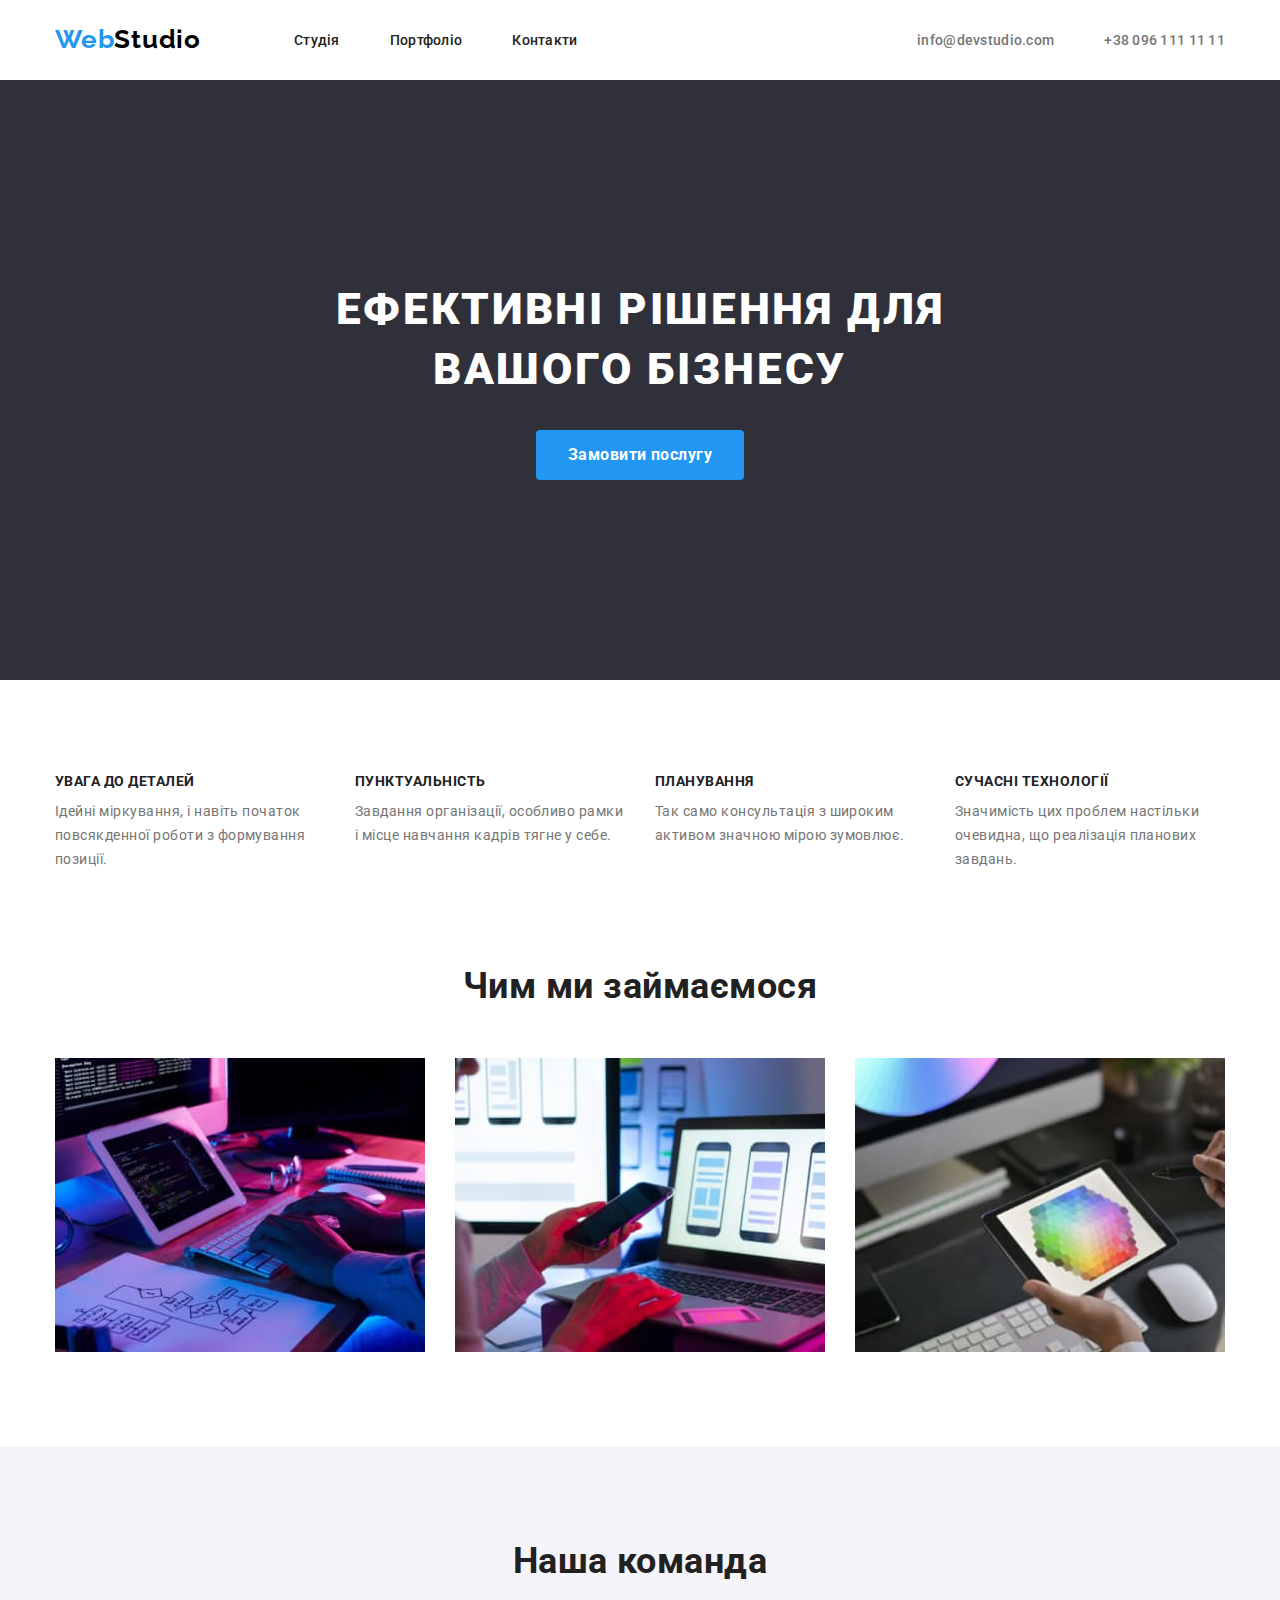
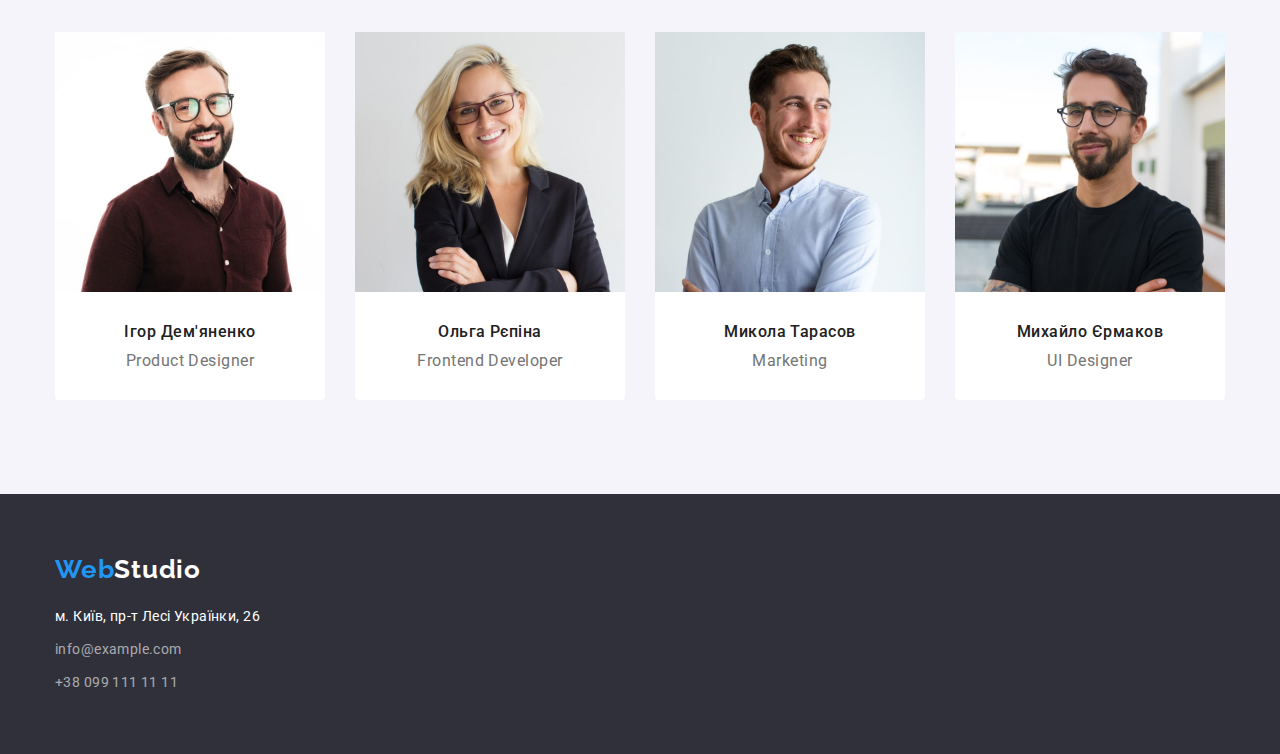
<file: index.html>
<!DOCTYPE html>
<html lang="uk">

<head>
    <meta charset="UTF-8" />
    <meta http-equiv="X-UA-Compatible" content="IE=edge" />
    <meta name="viewport" content="width=<device-width>, initial-scale=1.0" />
    <link rel="preconnect" href="https://fonts.googleapis.com" />
    <link rel="preconnect" href="https://fonts.gstatic.com" crossorigin />
    <link
        href="https://fonts.googleapis.com/css2?family=Raleway:wght@700&family=Roboto:wght@400;500;700;900&display=swap"
        rel="stylesheet" />
    <link rel="stylesheet"
        href="https://cdnjs.cloudflare.com/ajax/libs/modern-normalize/1.1.0/modern-normalize.min.css">
    <link rel="stylesheet" href="./css/styles.css" />
    <title>Web Studio</title>
</head>

<body>
    <!--Шапка документу-->
    <header class="page-header">
        <div class="container page-header-container">
            <!-- Логотип -->
            <a class="link page-logo" href="./index.html"><span class="text-logo">Web</span>Studio</a>
            <!-- Навігація -->
            <nav class="page-navigation">
                <ul class="menu list">
                    <li class="menu-item">
                        <a class="menu-link link" href="./index.html">Студія</a>
                    </li>

                    <li class="menu-item">
                        <a class="menu-link link" href="./portfolio.html">Портфоліо</a>
                    </li>

                    <li class="menu-item">
                        <a class="menu-link link" href="#adress">Контакти</a>
                    </li>
                </ul>
            </nav>
            <!-- Контакти -->
            <ul class="list header-contact">
                <li class="list-contact-item">
                    <a class="link header-contact-mail" href="mailto:info@devstudio.com">info@devstudio.com</a>
                </li>
                <li class="list-contact-item">
                    <a class="link header-contact-tell" href="tel:+380961111111">+38 096 111 11 11</a>
                </li>
            </ul>
        </div>
    </header>

    <!-- Основний контент -->
    <main>
        <!-- Ефективні рішення для бізнесу -->
        <section class="main-page">
            <h1 class="main-title">Ефективні рішення для вашого бізнесу</h1>
            <button class="modal-open-button" type="button">Замовити послугу</button>
        </section>
        <section class="section">
            <div class="container">
                <h2 class="visually-hidden">Наші переваги</h2>
                <ul class="list main-page-list">
                    <li class="main-page-item">
                        <h3 class="main-item-title">Увага до деталей</h3>
                        <p class="text-main-page">
                            Ідейні міркування, і навіть початок повсякденної роботи з формування позиції.
                        </p>
                    </li>
                    <li class="main-page-item">
                        <h3 class="main-item-title">Пунктуальність</h3>
                        <p class="text-main-page">
                            Завдання організації, особливо рамки і місце навчання кадрів тягне у себе.
                        </p>
                    </li>
                    <li class="main-page-item">
                        <h3 class="main-item-title">Планування</h3>
                        <p class="text-main-page">
                            Так само консультація з широким активом значною мірою зумовлює.
                        </p>
                    </li>
                    <li class="main-page-item">
                        <h3 class="main-item-title">Сучасні технології</h3>
                        <p class="text-main-page">
                            Значимість цих проблем настільки очевидна, що реалізація планових завдань.
                        </p>
                    </li>
                </ul>
            </div>
        </section>

        <!-- Чим ми займаємось -->
        <section class="about section">
            <div class="container">
                <h2 class="title">Чим ми займаємося</h2>
                <ul class="list about-list">
                    <li class="list-image">
                        <img class="about-image" src="./images/box1.jpg"
                            alt="Людина набирає текст на клавіатурі перед планшетом" />
                    </li>
                    <li class="list-image">
                        <img class="about-image" src="./images/box2.jpg"
                            alt="Людина тримає телефон в руках перед ноутбуком" />
                    </li>
                    <li class="list-image">
                        <img class="about-image" src="./images/box3.jpg" alt="Людина обирає колір на екрані планшету" />
                    </li>
                </ul>
            </div>
        </section>

        <!-- Наша команда -->
        <section class="about-comand section">
            <div class="container">
                <h2 class="title">Наша команда</h2>
                <ul class="list about-comand-list">
                    <li class="about-comand-items">
                        <img class="about-comand-image" src="./images/portrait1.jpg" alt="Фотографія Ігоря Дем'яненко"
                            width="270px" />
                        <div class="about-comand-container">
                            <h3 class="about-comand-heading">Ігор Дем'яненко</h3>
                            <p class="about-comand-text" lang="en">Product Designer</p>
                        </div>
                    </li>
                    <li class="about-comand-items">
                        <img class="about-comand-image" src="./images/portrait2.jpg" alt="Фотографія Ольги Рєпіної"
                            width="270px" />
                        <div class="about-comand-container">
                            <h3 class="about-comand-heading">Ольга Рєпіна</h3>
                            <p class="about-comand-text" lang="en">Frontend Developer</p>
                        </div>
                    </li>
                    <li class="about-comand-items">
                        <img class="about-comand-image" src="./images/portrait3.jpg" alt="Фотографія Миколи Тарасова"
                            width="270px" />
                        <div class="about-comand-container">
                            <h3 class="about-comand-heading">Микола Тарасов</h3>
                            <p class="about-comand-text" lang="en">Marketing</p>
                        </div>
                    </li>
                    <li class="about-comand-items">
                        <img class="about-comand-image" src="./images/portrait4.jpg" alt="Фотографія Михайла Єрмакова"
                            width="270px" />
                        <div class="about-comand-container">
                            <h3 class="about-comand-heading">Михайло Єрмаков</h3>
                            <p class="about-comand-text" lang="en">UI Designer</p>
                        </div>
                    </li>
                </ul>
            </div>
        </section>
    </main>
    <!-- Контакти -->
    <footer>
        <section class="footer-contact container">
            <div class="footer-container">
                <h2 class="visually-hidden">Контакти</h2>
                <a class="link page-logo-footer" href="./index.html"><span class="text-logo">Web</span>Studio</a>
                <address class="footer-adress" id="adress">
                    <ul class="list footer-list">
                        <li class="footer-list-item">
                            <a class="link link-adress" href="https://goo.gl/maps/CPtrU1FHBa2aNyZL9" target="_blank"
                                rel="noopener noreferrer nofollow">м. Київ, пр-т Лесі Українки, 26</a>
                        </li>
                        <li class="footer-list-item">
                            <a class="link footer-link" href="mailto:info@example.com">info@example.com</a>
                        </li>
                        <li class="footer-list-item">
                            <a class="link footer-link" href="tel:+380991111111">+38 099 111 11 11</a>
                        </li>
                    </ul>
                </address>
            </div>
        </section>
    </footer>
</body>

</html>
</file>
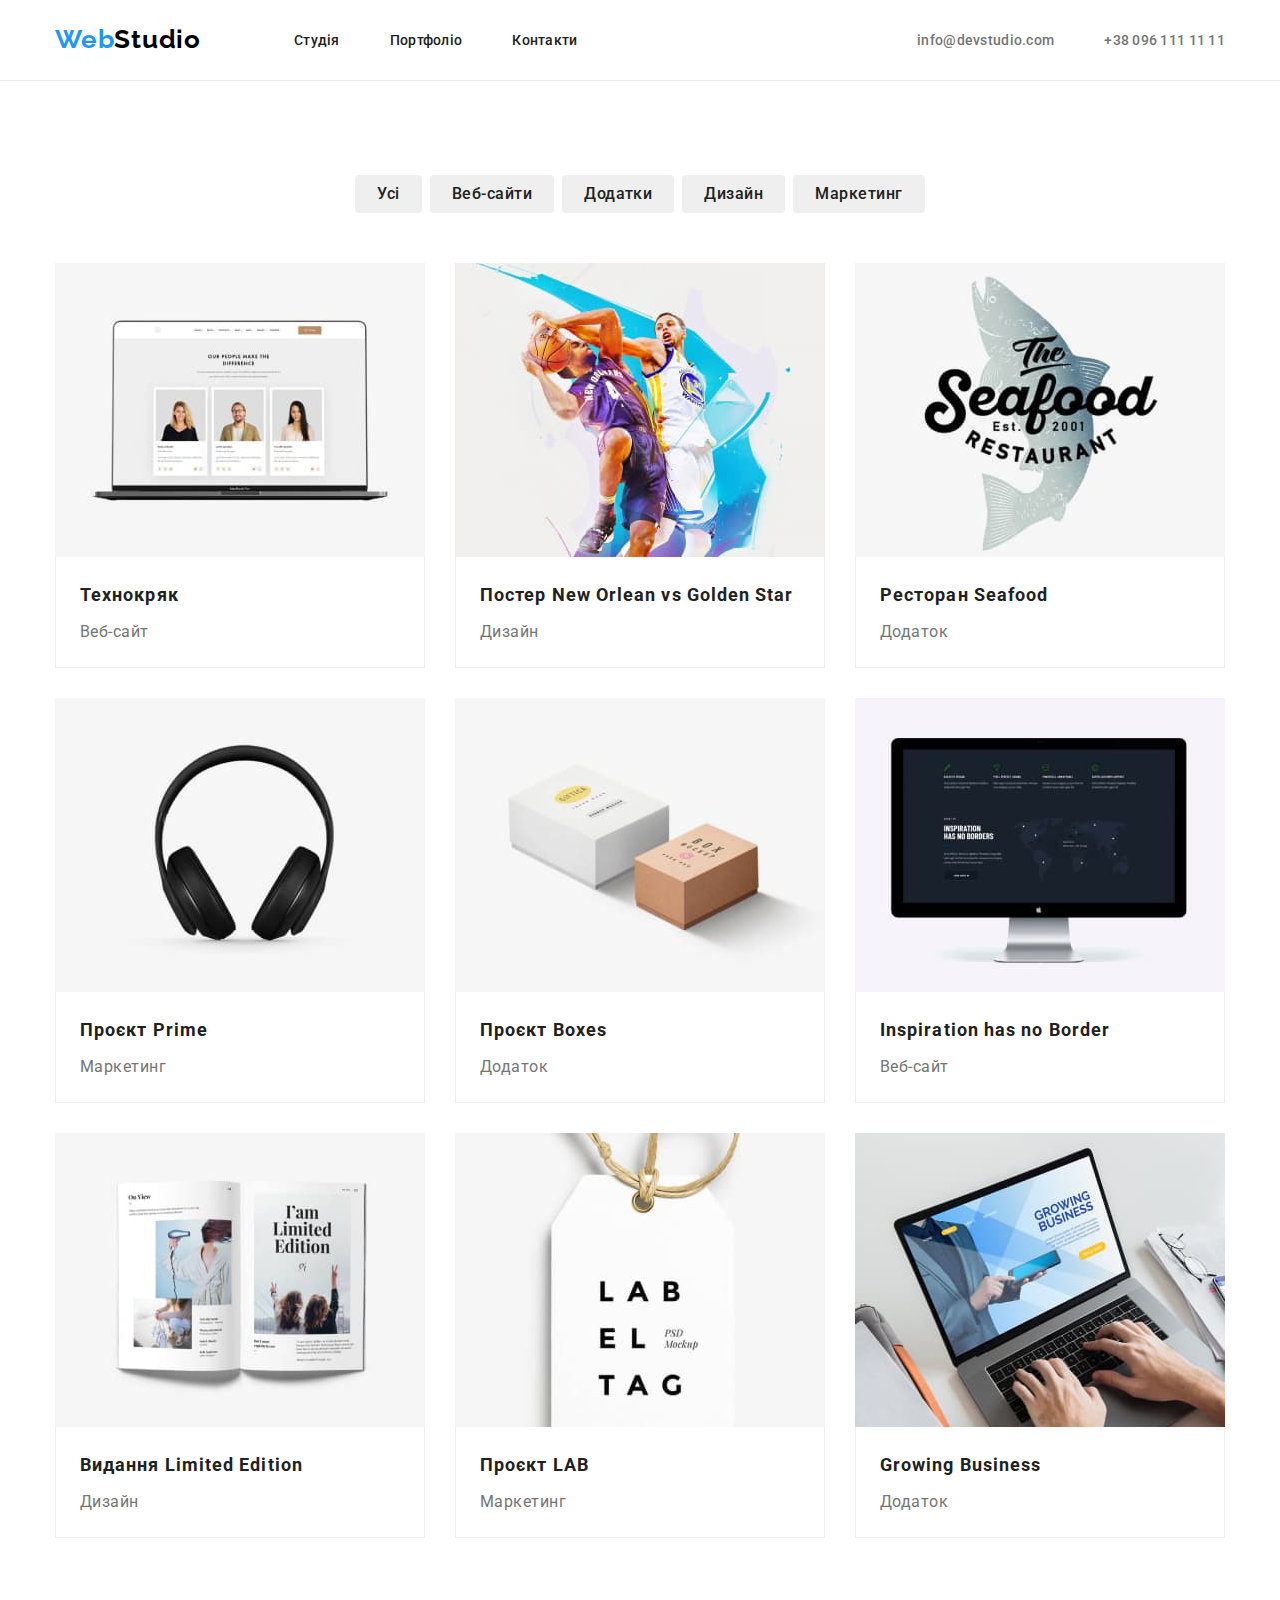
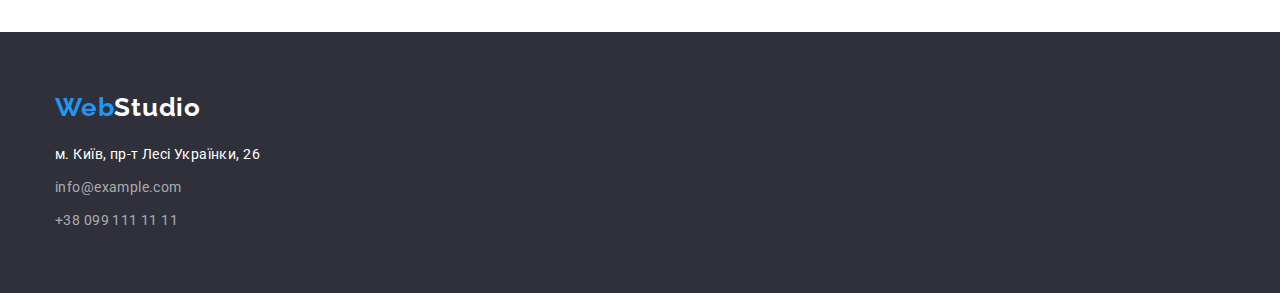
<file: portfolio.html>
<!DOCTYPE html>
<html lang="uk">

<head>
    <meta charset="UTF-8" />
    <meta http-equiv="X-UA-Compatible" content="IE=edge" />
    <meta name="viewport" content="width=device-width, initial-scale=1.0" />
    <link rel="preconnect" href="https://fonts.googleapis.com" />
    <link rel="preconnect" href="https://fonts.gstatic.com" crossorigin />
    <link
        href="https://fonts.googleapis.com/css2?family=Raleway:wght@700&family=Roboto:wght@400;500;700;900&display=swap"
        rel="stylesheet" />
    <link rel="stylesheet"
        href="https://cdnjs.cloudflare.com/ajax/libs/modern-normalize/1.1.0/modern-normalize.min.css">
    <link rel="stylesheet" href="./css/styles.css" />
    <title>Portfolio</title>
</head>

<!--Шапка документу-->
<header class="page-header header-border">
    <div class="container page-header-container">
        <!-- Логотип -->
        <a class="link page-logo" href="./index.html"><span class="text-logo">Web</span>Studio</a>
        <!-- Навігація -->
        <nav class="page-navigation">
            <ul class="menu list">
                <li class="menu-item">
                    <a class="menu-link link" href="./index.html">Студія</a>
                </li>

                <li class="menu-item">
                    <a class="menu-link link" href="./portfolio.html">Портфоліо</a>
                </li>

                <li class="menu-item">
                    <a class="menu-link link" href="#adress">Контакти</a>
                </li>
            </ul>
        </nav>
        <!-- Контакти -->
        <ul class="list header-contact">
            <li class="list-contact-item">
                <a class="link header-contact-mail" href="mailto:info@devstudio.com">info@devstudio.com</a>
            </li>
            <li class="list-contact-item">
                <a class="link header-contact-tell" href="tel:+380961111111">+38 096 111 11 11</a>
            </li>
        </ul>
    </div>
</header>

<main>
    <!-- Основний контент -->
    <!-- Кнопки -->
    <section class="portfolio-buttons section">
        <div class="container">
            <ul class="list portfolio-buttons-list">
                <li class="portfolio-btn-list-item">
                    <button class="portfolio-btn" type="button">Усі</button>
                </li>
                <li class="portfolio-btn-list-item">
                    <button class="portfolio-btn" type="button">Веб-сайти</button>
                </li>
                <li class="portfolio-btn-list-item">
                    <button class="portfolio-btn" type="button">Додатки</button>
                </li>
                <li class="portfolio-btn-list-item">
                    <button class="portfolio-btn" type="button">Дизайн</button>
                </li>
                <li class="portfolio-btn-list-item">
                    <button class="portfolio-btn" type="button">Маркетинг</button>
                </li>
            </ul>
            <!-- Наші роботи -->
            <h1 class="visually-hidden">Наші роботи</h1>
            <ul class="list portfolio-list">
                <li class="portfolio-list-item">
                    <img class="portfolio-img" src="./images/portfolio1.jpg" alt="Скріншот сторінки веб-сайту" />
                    <div class="item-cotnainer">
                        <h2 class="portfolio-list-title">Технокряк</h2>
                        <p class="portfolio-list-text">Веб-сайт</p>
                    </div>
                </li>

                <li class="portfolio-list-item">
                    <img class="portfolio-img" src="./images/portfolio2.jpg" alt="Постер з баскетболістами" />
                    <div class="item-cotnainer">
                        <h2 class="portfolio-list-title">Постер New Orlean vs Golden Star</h2>
                        <p class="portfolio-list-text">Дизайн</p>
                    </div>
                </li>

                <li class="portfolio-list-item">
                    <img class="portfolio-img" src="./images/portfolio3.jpg" alt="Логотип ресторану" />
                    <div class="item-cotnainer">
                        <h2 class="portfolio-list-title">Ресторан Seafood</h2>
                        <p class="portfolio-list-text">Додаток</p>
                    </div>
                </li>

                <li class="portfolio-list-item">
                    <img class="portfolio-img" src="./images/portfolio4.jpg" alt="Навушники" />
                    <div class="item-cotnainer">
                        <h2 class="portfolio-list-title">Проєкт Prime</h2>
                        <p class="portfolio-list-text">Маркетинг</p>
                    </div>
                </li>

                <li class="portfolio-list-item">
                    <img class="portfolio-img" src="./images/portfolio5.jpg" alt="Дві коробки" />
                    <div class="item-cotnainer">
                        <h2 class="portfolio-list-title">Проєкт Boxes</h2>
                        <p class="portfolio-list-text">Додаток</p>
                    </div>
                </li>

                <li class="portfolio-list-item">
                    <img class="portfolio-img" src="./images/portfolio6.jpg" alt="Сайт, відкритий на моніторі" />
                    <div class="item-cotnainer">
                        <h2 class="portfolio-list-title">Inspiration has no Border</h2>
                        <p class="portfolio-list-text">Веб-сайт</p>
                    </div>
                </li>

                <li class="portfolio-list-item">
                    <img class="portfolio-img" src="./images/portfolio7.jpg" alt="Відкритий журнал" />
                    <div class="item-cotnainer">
                        <h2 class="portfolio-list-title">Видання Limited Edition</h2>
                        <p class="portfolio-list-text">Дизайн</p>
                    </div>
                </li>

                <li class="portfolio-list-item">
                    <img class="portfolio-img" src="./images/portfolio8.jpg" alt="Надпис на бірці" />
                    <div class="item-cotnainer">
                        <h2 class="portfolio-list-title">Проєкт LAB</h2>
                        <p class="portfolio-list-text">Маркетинг</p>
                    </div>
                </li>

                <li class="portfolio-list-item">
                    <img class="portfolio-img" src="./images/portfolio9.jpg" alt="Ноутбук з відкритою програмою" />
                    <div class="item-cotnainer">
                        <h2 class="portfolio-list-title">Growing Business</h2>
                        <p class="portfolio-list-text">Додаток</p>
                    </div>
                </li>
            </ul>
        </div>
    </section>
</main>
<!-- Підвал сторінки -->
<footer>
    <section class="footer-contact container">
        <div class="footer-container"></div>
        <h2 class="visually-hidden">Контакти</h2>
        <a class="link page-logo-footer" href="./index.html"><span class="text-logo">Web</span>Studio</a>
        <address class="footer-adress" id="adress">
            <ul class="list footer-list">
                <li class="footer-list-item">
                    <a class="link link-adress" href="https://goo.gl/maps/CPtrU1FHBa2aNyZL9" target="_blank"
                        rel="noopener noreferrer nofollow">м. Київ, пр-т Лесі Українки, 26</a>
                </li>
                <li class="footer-list-item">
                    <a class="link footer-link" href="mailto:info@example.com">info@example.com</a>
                </li>
                <li class="footer-list-item">
                    <a class="link footer-link" href="tel:+380991111111">+38 099 111 11 11</a>
                </li>
            </ul>
        </address>
        </div>
    </section>
</footer>
</body>

</html>
</file>
<file: css/styles.css>
:root {
    --accent-color: #2196F3;
    --primary-font: 'Roboto', sans-serif;
    --secondary-font: 'Raleway', sans-serif;
    --primary-color-text-theme-dark: #FFFFFF;
    --secondary-color-text-theme-dark: #FFFFFF99;
    --primary-color-text-theme-white: #212121;
    --secondary-color-text-theme-white: #757575;
    --background-color: #2F303A;
    --background-color-white: #FFFFFF;
    --background-color-grey: #F5F4FA;
}


body {
    font-family: var(--primary-font);
    color: var(--secondary-color-text-theme-white);
    font-size: 16px;
    letter-spacing: 0.03em;
}

button {
    cursor: pointer;
    font-family: inherit;
    letter-spacing: 0.03em;
}

.visually-hidden {
    position: absolute;
    white-space: nowrap;
    width: 1px;
    height: 1px;
    overflow: hidden;
    border: 0;
    padding: 0;
    clip: rect(0 0 0 0);
    clip-path: inset(50%);
    margin: -1px;
}


/* Шапка сторінки */

.link {
    text-decoration: none;
}

.list {
    list-style: none;
}

.img {
    display: block;
    max-width: 100%;
    height: auto;
}

h1,
h2,
h3,
h4,
p {
    margin-top: 0;
    margin-bottom: 0;
}

ul {
    margin-top: 0;
    margin-bottom: 0;
    padding-left: 0;
}

.container {
    width: 1200px;
    padding-left: 15px;
    padding-right: 15px;
    margin-left: auto;
    margin-right: auto;
}

.page-header-container {
    display: flex;
    align-items: center;
}

.header-border {
    border-bottom: solid 1px;
    border-color: #ECECEC;
}

.menu {
    display: flex;
    column-gap: 50px;
}

.menu-link {
    font-weight: 500;
    font-size: 14px;
    line-height: 1.14;
    letter-spacing: 0.02em;
    color: var(--primary-color-text-theme-white);
}


.menu-link:hover,
.menu-link:focus {
    color: var(--accent-color);
}



.page-logo {
    font-family: var(--secondary-font);
    font-style: normal;
    font-weight: 700;
    font-size: 26px;
    line-height: 1.19;
    letter-spacing: 0.03em;
    color: #000000;
    margin-right: 93px;
    padding-top: 24px;
    padding-bottom: 25px;

}

.text-logo {
    color: var(--accent-color);
}


.header-contact {
    display: flex;
    column-gap: 50px;
    justify-content: flex-end;
    margin-left: auto;
}

.header-contact-mail {

    font-weight: 500;
    font-size: 14px;
    line-height: 1.14;
    letter-spacing: 0.02em;
    color: var(--secondary-color-text-theme-white);
}

.header-contact-tell {
    font-weight: 500;
    font-size: 14px;
    line-height: 1.14;
    letter-spacing: 0.02em;
    color: var(--secondary-color-text-theme-white);
}

.header-contact-mail:hover,
.header-contact-mail:focus,
.header-contact-tell:hover,
.header-contact-tell:focus {
    color: var(--accent-color);
}

/* Основний контент */

.section {
    padding-top: 94px;
    padding-bottom: 94px;
}

/* Головна сторінка */

.main-page {
    background-color: var(--background-color);
    padding-top: 200px;
    padding-bottom: 200px;

}

.main-title {
    font-weight: 900;
    font-size: 44px;
    line-height: 1.36;
    color: var(--primary-color-text-theme-dark);
    text-align: center;
    letter-spacing: 0.06em;
    text-transform: uppercase;
    width: 696px;
    margin-left: auto;
    margin-right: auto;
    margin-bottom: 30px;
}

.modal-open-button {
    display: block;
    font-weight: 700;
    font-size: 16px;
    line-height: 1.88;
    background-color: var(--accent-color);
    color: #FFFFFF;
    padding: 10px 32px;
    text-align: center;
    margin-left: auto;
    margin-right: auto;
    border-radius: 4px;
    border: 0;

}

.modal-open-button:hover,
.modal-open-button:focus {
    background-color: #188CE8
}

/* Наші переваги */

.main-page-list {
    display: flex;
    column-gap: 30px;
}

.main-page-item {
    flex-basis: calc((100% - 90px) / 4);
}

.about-image {
    display: block;
    max-width: 100%;
}

.main-item-title {
    font-weight: 700;
    font-size: 14px;
    line-height: 1.14;
    text-transform: uppercase;
    color: var(--primary-color-text-theme-white);
    margin-bottom: 10px;
}

.text-main-page {
    font-size: 14px;
    line-height: 1.71;
}

/* Чим ми займаємось */

.section.about {
    padding-top: 0;
}

.title {
    font-weight: 700;
    font-size: 36px;
    line-height: 1.17;
    text-align: center;
    color: var(--primary-color-text-theme-white);
    margin-bottom: 50px;
}

.about-list {
    display: flex;
    column-gap: 30px;
    border: 1px;
}

.list-image {
    flex-basis: calc((100% - 60px) / 3);
}

/* Наша команда */

.about-comand-container {
    padding-top: 30px;
    padding-bottom: 30px;

}

.about-comand {
    background-color: var(--background-color-grey);
    ;
}

.about-comand-list {
    display: flex;
    column-gap: 30px;
    justify-content: center;
}

.about-comand-items {

    background-color: var(--background-color-white);
    flex-basis: calc((100% - 90px) / 4);
    border-radius: 0px 0px 4px 4px;

}

.about-comand-image {
    display: block;
    max-width: 100%;
}

.about-comand-heading {
    font-size: 16px;
    font-weight: 500;
    line-height: 1.19;
    color: var(--primary-color-text-theme-white);
    text-align: center;
    margin-bottom: 10px;
}

.about-comand-text {
    line-height: 1.19;
    text-align: center;
}

/* Підвал */

footer {
    padding-top: 60px;
    padding-bottom: 60px;
    background-color: var(--background-color);
}

.footer-list {
    margin-top: 20px;
}

.footer-list-item:not(:last-child) {
    margin-bottom: 9px;
}

.link-adress {
    font-style: normal;
    font-size: 14px;
    line-height: 1.71;
    letter-spacing: 0.03em;
    color: var(--primary-color-text-theme-dark);
}

.footer-link {
    font-style: normal;
    font-size: 14px;
    line-height: 1.71;
    letter-spacing: 0.03em;
    color: var(--secondary-color-text-theme-dark);
}

/* Портфоліо */

.portfolio-buttons-list {
    display: flex;
    justify-content: center;
    column-gap: 8px;
    margin-bottom: 50px;
}

.portfolio-btn {
    font-weight: 500;
    font-size: 16px;
    line-height: 26px;
    text-align: center;
    color: #212121;
    padding: 6px 22px;
    border-radius: 4px;
    border: 0;
}

.portfolio-list {
    display: flex;
    flex-wrap: wrap;
    align-items: center;
    gap: 30px;
    justify-content: center;
}

.portfolio-list-item {
    flex-basis: calc((100% - 60px) / 3);
}

.portfolio-img {
    display: block;
    max-width: 100%;
    height: auto;
}


.item-cotnainer {
    padding-left: 24px;
    padding-right: 24px;
    padding-top: 20px;
    padding-bottom: 20px;
    border-top: 0;
    border-left: 1px solid;
    border-right: 1px solid;
    border-bottom: 1px solid;
    border-color: #EEEEEE;
}

.portfolio-list-title {
    font-weight: 700;
    font-size: 18px;
    line-height: 2;
    letter-spacing: 0.06em;
    color: var(--primary-color-text-theme-white);
    margin-bottom: 4px;
}

.portfolio-list-text {
    line-height: 1.88;
}

.portfolio-btn:hover,
.portfolio-btn:focus {
    background-color: var(--accent-color);
    border-radius: 4px;
    border-color: var(--accent-color);
    color: var(--primary-color-text-theme-dark);
}


/* Логотип */

.page-logo-footer {
    font-family: var(--secondary-font);
    font-style: normal;
    font-weight: 700;
    font-size: 26px;
    line-height: 1.19;
    letter-spacing: 0.03em;
    color: var(--primary-color-text-theme-dark);

}

.link-adress:hover,
.link-adress:focus,
.footer-link:hover,
.footer-link:focus {
    color: var(--accent-color);
}
</file>
